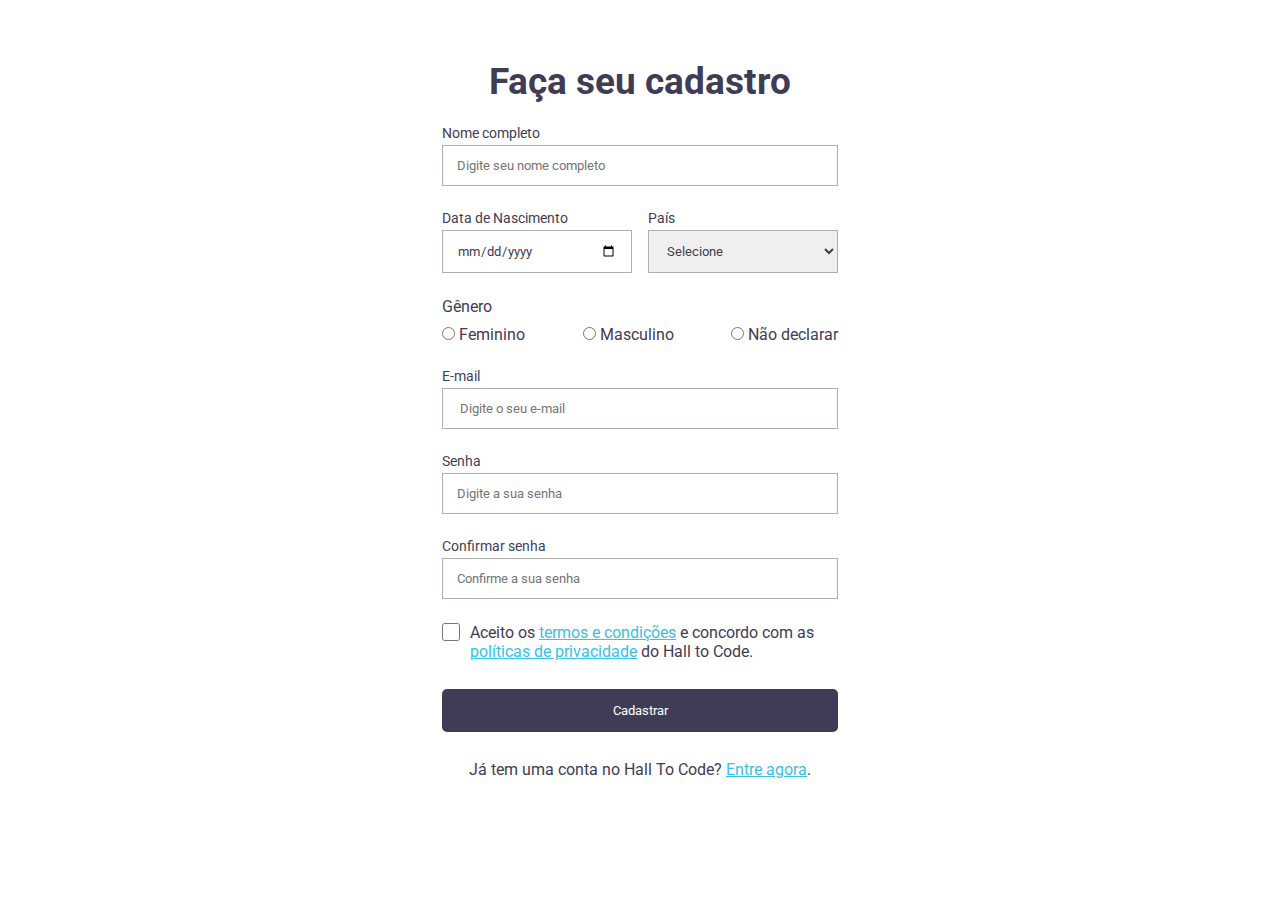
<file: login/index.html>
<head>
    <title>Aula- 2- Formulário</title>

    <link rel="preconnect" href="https://fonts.googleapis.com">
    <link rel="preconnect" href="https://fonts.gstatic.com" crossorigin>
    <link href="https://fonts.googleapis.com/css2?family=Roboto:wght@400;500;700&display=swap" rel="stylesheet">

    <link href="./styles.css" rel="stylesheet">
</head>

<body>
    <section class="container">
        <form class="form">
            <h1 class="title">Faça seu cadastro</h1>

            <div class="box">
                <label class="label-field" for="name-field">Nome completo</label>
                <input type="text" placeholder="Digite seu nome completo" id="name-field" class="field-input" required>
            </div>

            <div class="double-box">

                <div class="box space-between">
                    <label class="label-field">Data de Nascimento</label>
                    <input type="date" class="field-input">
                </div>

                <div class="box space-between">
                    <label class="label-field">País</label>
                    <select class="select" required>
                        <option>Selecione</option>
                        <option>Brasil</option>
                        <option>Argentina</option>
                        <option>Paraguai</option>
                    </select>
                </div>
            </div>

            <div class="box-genre box">
                <span class="genre-title">Gênero</span>
                <div class="options-genre">
                    <div class="select-genre">
                        <input type="radio" name="input-genre">
                        <label>Feminino</label>
                    </div>

                    <div class="select-genre">
                        <input type="radio" name="input-genre">
                        <label>Masculino</label>
                    </div>

                    <div class="select-genre">
                        <input type="radio" name="input-genre">
                        <label>Não declarar</label>
                    </div>
                </div>

            </div>


            <div class="box">
                <label class="label-field">E-mail</label>
                <input type="email" placeholder=" Digite o seu e-mail " class=" field-input" required>

            </div>

            <div class="box">
                <label class="label-field">Senha</label>
                <input type="password" placeholder="Digite a sua senha" class="field-input" required>

            </div>

            <div class="box">
                <label class="label-field">Confirmar senha</label>
                <input type="password" placeholder="Confirme a sua senha" class="field-input" required>

            </div>

            <div class="terms">
                <input type="checkbox" class="checkbox-field" required>
                <p>
                    Aceito os <a href=" # ">termos e condições</a> e concordo com as <a href=" # ">políticas de
                        privacidade</a> do Hall to Code.
                </p>
            </div>


            <button class=" button ">Cadastrar</button>

            <p class=" account ">Já tem uma conta no Hall To Code? <a href="login.html">Entre agora</a>.</p>
        </form>
    </section>
</body>
</file>
<file: login/styles.css>
* {
    margin: 0;
    padding: 0;
    font-weight: 400;
    color: #3F3D56;
    font-family: 'Roboto', sans-serif;
}

body {
    display: flex;
    justify-content: center;
}

.form {
    display: flex;
    flex-direction: column;
    align-items: center;
    max-width: 396px;
    width: 100%;
}

.title {
    font-weight: 700;
    font-size: 37px;
    margin: 60px 0 22px;
}

.double-box,
.options-genre {
    display: flex;
    justify-content: space-between;
    width: 100%;
}

.box {
    display: flex;
    flex-direction: column;
    width: 100%;
    margin-bottom: 24px;
}

.space-between {
    width: 48%;
}

.label-field {
    font-size: 14px;
    margin-bottom: 4px;
}

.field-input,
.select {
    width: 100%;
    border: 1px solid #ABB3A8;
    padding: 12px 14px;
}

.box-genre {
    display: flex;
    flex-direction: column;
    width: 100%;
}

.genre-title {
    margin-bottom: 9px;
}

.terms {
    display: flex;
    margin-bottom: 28px;
}

.checkbox-field {
    margin-right: 10px;
    width: 18px;
    height: 18px;
    min-width: 18px ;
}

.button {
    width: 100%;
    background-color: #3F3D56;
    color: #ffffff;
    border: 0;
    padding: 14px 0px;
    margin-bottom: 28px;
    border-radius: 5px;
    transition-duration: 300ms;
}

.button:hover {
    background-color: #3f3d56e5;
}

a {
    color: #39C2E4;
}

.account {
    margin-bottom: 30px;
}
</file>
